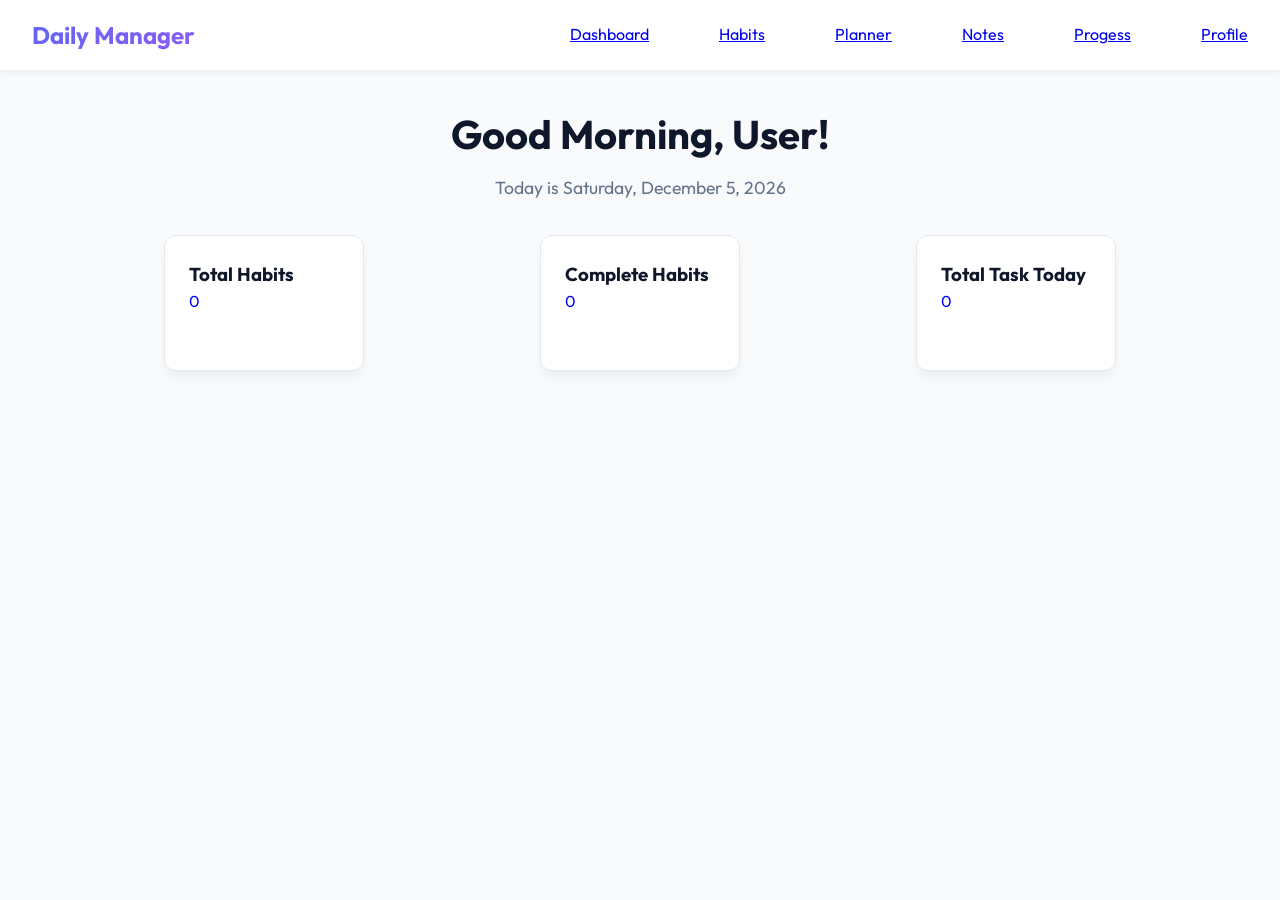
<file: index.html>
<!DOCTYPE html>
<html lang="en">
<head>
    <meta charset="UTF-8">
    <meta name="viewport" content="width=device-width, initial-scale=1.0">
    <title>Document</title>
    <link rel="stylesheet" href="css/global.css">
    <link rel="stylesheet" href="css/index.css">
</head>
<body>
    
    <nav class="navbar">
        <div class="logo">
            Daily Manager
        </div>
        <ul class="nav-lonnls">
            <li><a href="index.html">Dashboard</li></a>
            <li><a href="habit.html">Habits</li></a>
            <li><a href="planner.html">Planner</li></a>
            <li><a href="notes.html">Notes</li></a>
            <li><a href="progress.html">Progess</li></a>
            <li><a href="profile.html">Profile</li></a>
            
        </ul>
    </nav>
    <main class="container">
        <header class="page-header fade-in">
            <h1 id="greeting-message">Good Morning</h1>
            <p id="current-date">Today is...</p>
        </header>
        <section class="grid-3 fade-in" > 
            <div class="card">
                <h3>Total Habits</h3>
                <p id="total-habits">0</p>
            </div>
            <div class="card">
                <h3>Complete Habits</h3>
                <p>0</p>
            </div>
            <div class="card">
                <h3>Total Task Today</h3>
                <p>0</p>
            </div>
            
        </section>
    </main>
    <script src="javascript/index.js"></script>
    <script src="javascript/global.js"></script>
</body>
</html>
</file>
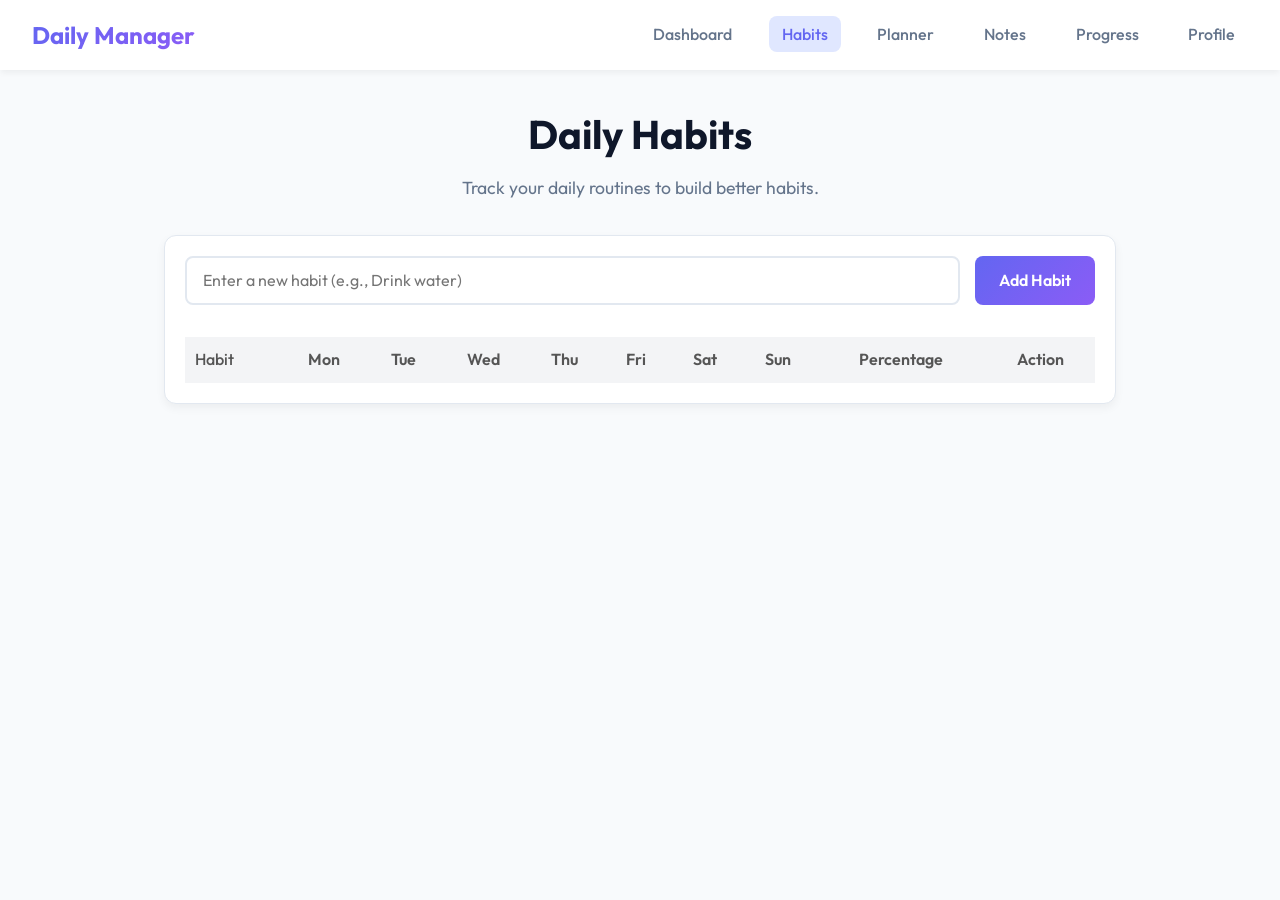
<file: habit.html>
<!DOCTYPE html>
<html lang="en">

<head>
    <meta charset="UTF-8">
    <meta name="viewport" content="width=device-width, initial-scale=1.0">
    <title>Document</title>
    <link rel="stylesheet" href="css/global.css">
    <link rel="stylesheet" href="css/habit.css">
</head>

<body>
    <nav class="navbar">
        <div class="logo">Daily Manager</div>
        <ul class="nav-links">
            <li><a href="index.html">Dashboard</a></li>
            <li><a href="habit.html">Habits</a></li>
            <li><a href="planner.html">Planner</a></li>
            <li><a href="notes.html">Notes</a></li>
            <li><a href="progress.html">Progress</a></li>
            <li><a href="profile.html">Profile</a></li>
        </ul>
    </nav>

    <main class="container fade-in">
        <header class="page-header">
            <h1>Daily Habits</h1>
            <p>Track your daily routines to build better habits.</p>
        </header>

        <div class="weekly-tracker card" style="margin-top: 0;">
            <div class="weekly-heading">
                <div class="weekly-input" style="display: flex; width: 100%;">
                    <input type="text" placeholder="Enter a new habit (e.g., Drink water)" id="habit-input" style="flex: 1; margin-right: 15px;">
                    <button id="add-habit-btn">Add Habit</button>
                </div>
            </div>

            <table id="weekly-habit">
                <thead>
                    <tr>
                        <th>Habit</th>
                        <th>Mon</th>
                        <th>Tue</th>
                        <th>Wed</th>
                        <th>Thu</th>
                        <th>Fri</th>
                        <th>Sat</th>
                        <th>Sun</th>
                        <th>Percentage</th>
                        <th>Action</th>
                    </tr>
                </thead>

                <tbody id="habits-list">
                    <!-- Data populated dynamically via Javascript -->
                </tbody>
            </table>
        </div>
    </main>

    <script src="javascript/global.js"></script>
    <script src="javascript/habit.js"></script>
</body>

</html>
</file>
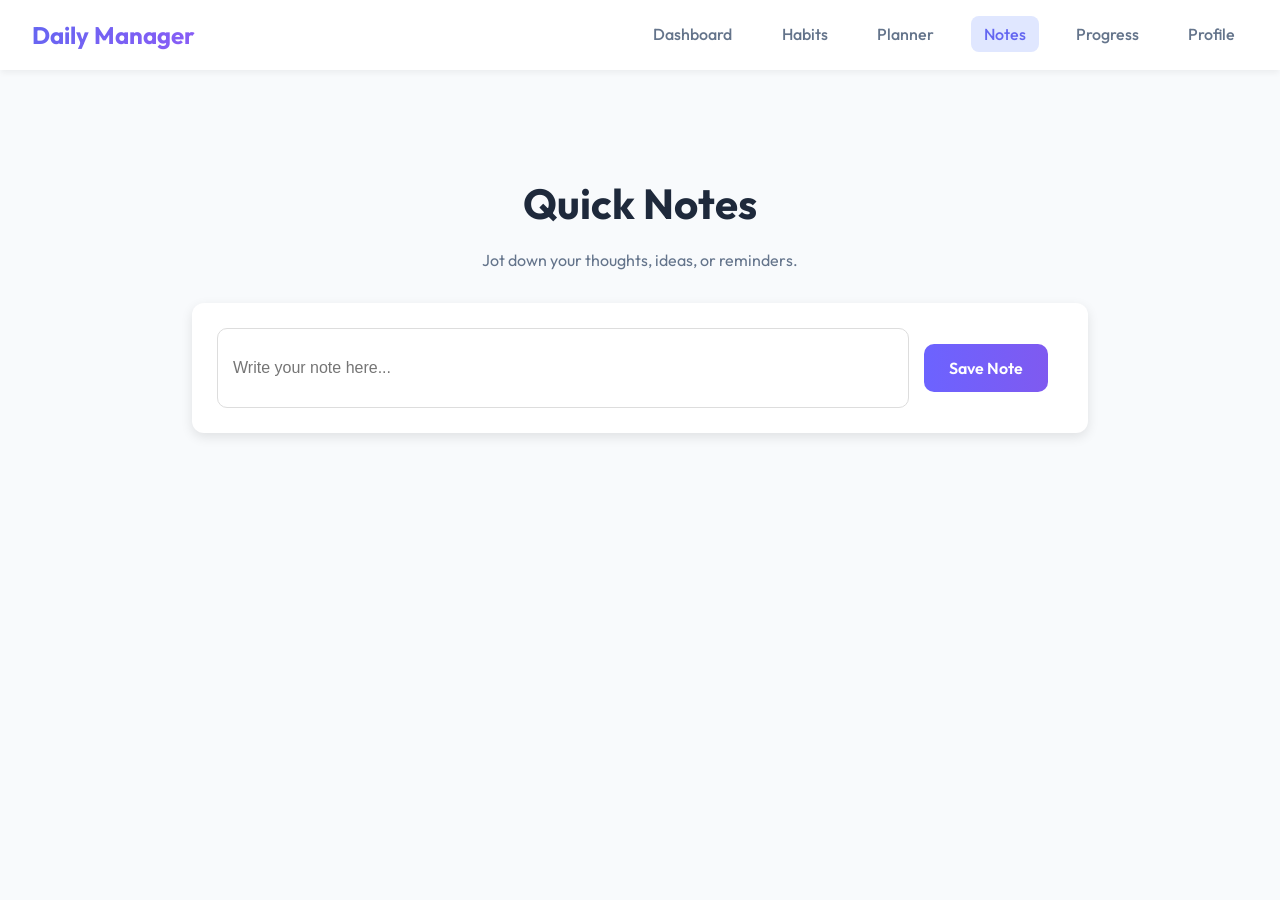
<file: notes.html>
<!DOCTYPE html>
<html lang="en">
<head>
    <meta charset="UTF-8">
    <title>Quick Notes</title>
    <link rel="stylesheet" href="css/notes.css">
    <link rel="stylesheet" href="css/global.css">
</head>
<body>
    <nav class="navbar">
        <div class="logo">Daily Manager</div>
        <ul class="nav-links">
            <li><a href="index.html">Dashboard</a></li>
            <li><a href="habits.html">Habits</a></li>
            <li><a href="planner.html">Planner</a></li>
            <li><a href="notes.html">Notes</a></li>
            <li><a href="progress.html">Progress</a></li>
            <li><a href="profile.html">Profile</a></li>
        </ul>
    </nav>


    <section class="notes-section">
        <h1>Quick Notes</h1>
        <p>Jot down your thoughts, ideas, or reminders.</p>

        <div class="notes-box">
            <input id="notes-input" placeholder="Write your note here..."></input>
            <button id="btn">Save Note</button>
           <br>
               
        </div>
      
       <ul  class="item-list" id="notes-list" >

            </ul>
    </section>

    <script src="javascript/notes.js"></script>
    <script src="javascript/global.js"></script>
</body>
</html>
</file>
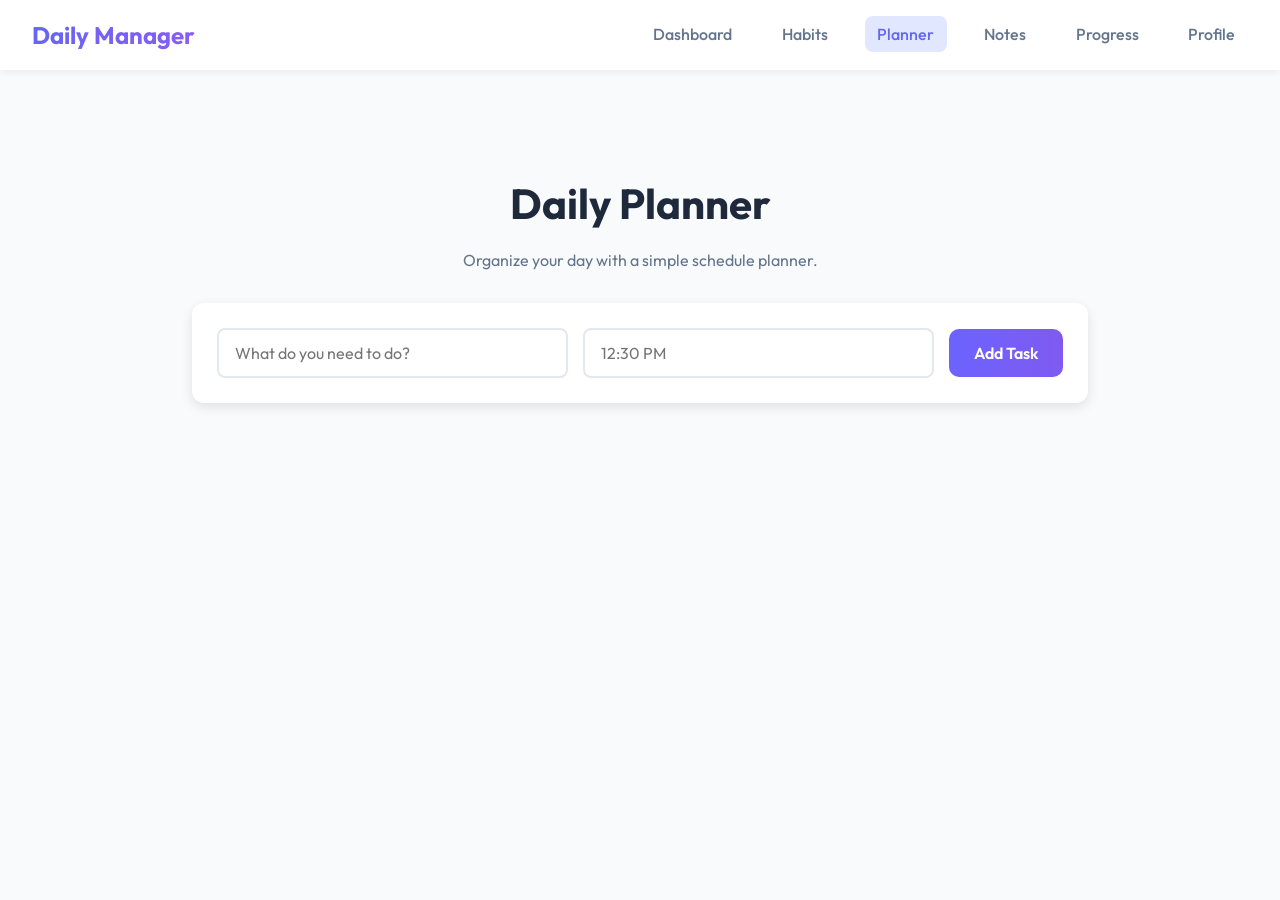
<file: planner.html>
<!DOCTYPE html>
<html lang="en">
<head>
    <meta charset="UTF-8">
    <title>Daily Planner</title>
    <link rel="stylesheet" href="css/planner.css">
    <link rel="stylesheet" href="css/global.css">
</head>
<body>
   <nav class="navbar">
        <div class="logo">Daily Manager</div>
        <ul class="nav-links">
            <li><a href="index.html">Dashboard</a></li>
            <li><a href="habits.html">Habits</a></li>
            <li><a href="planner.html">Planner</a></li>
            <li><a href="notes.html">Notes</a></li>
            <li><a href="progress.html">Progress</a></li>
            <li><a href="profile.html">Profile</a></li>
        </ul>
    </nav>
    <section class="planner-section">
        <h1>Daily Planner</h1>
        <p>Organize your day with a simple schedule planner.</p>

        <div class="planner-box">
            <input id="inp" type="text" placeholder="What do you need to do?">
            <input id="inp-time" type="text" placeholder="12:30 PM">
            <button id="btn">Add Task</button>
           
        </div>
         <ul id="item">

        </ul>
    </section>

    <script src="javascript/global.js"></script>
    <script src="javascript/planner.js"></script>
</body>
</html>
</file>
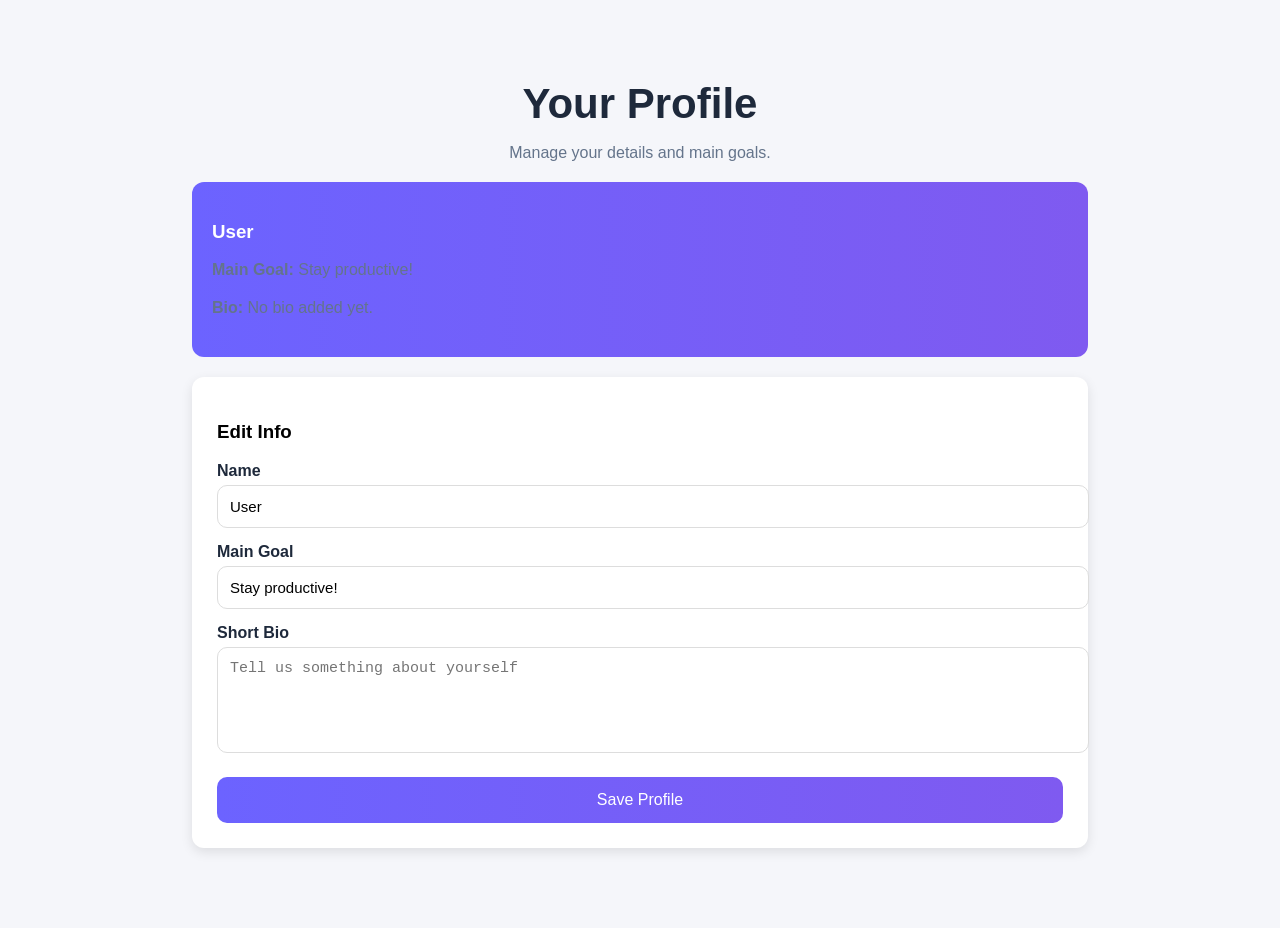
<file: profile.html>
<!DOCTYPE html>
<html lang="en">
<head>
    <meta charset="UTF-8">
    <title>Your Profile</title>
    <link rel="stylesheet" href="css/profile.css">
</head>
<body>

    <section class="profile-section">
        <h1>Your Profile</h1>
        <p>Manage your details and main goals.</p>

       
        <div class="profile-card">
            <h3>User</h3>
            <p><strong>Main Goal:</strong> Stay productive!</p>
            <p><strong>Bio:</strong> No bio added yet.</p>
        </div>

        <div class="profile-form">
            <h3>Edit Info</h3>

            <label>Name</label>
            <input type="text" value="User">

            <label>Main Goal</label>
            <input type="text" value="Stay productive!">

            <label>Short Bio</label>
            <textarea placeholder="Tell us something about yourself"></textarea>

            <button>Save Profile</button>
        </div>
    </section>

</body>
</html>
</file>
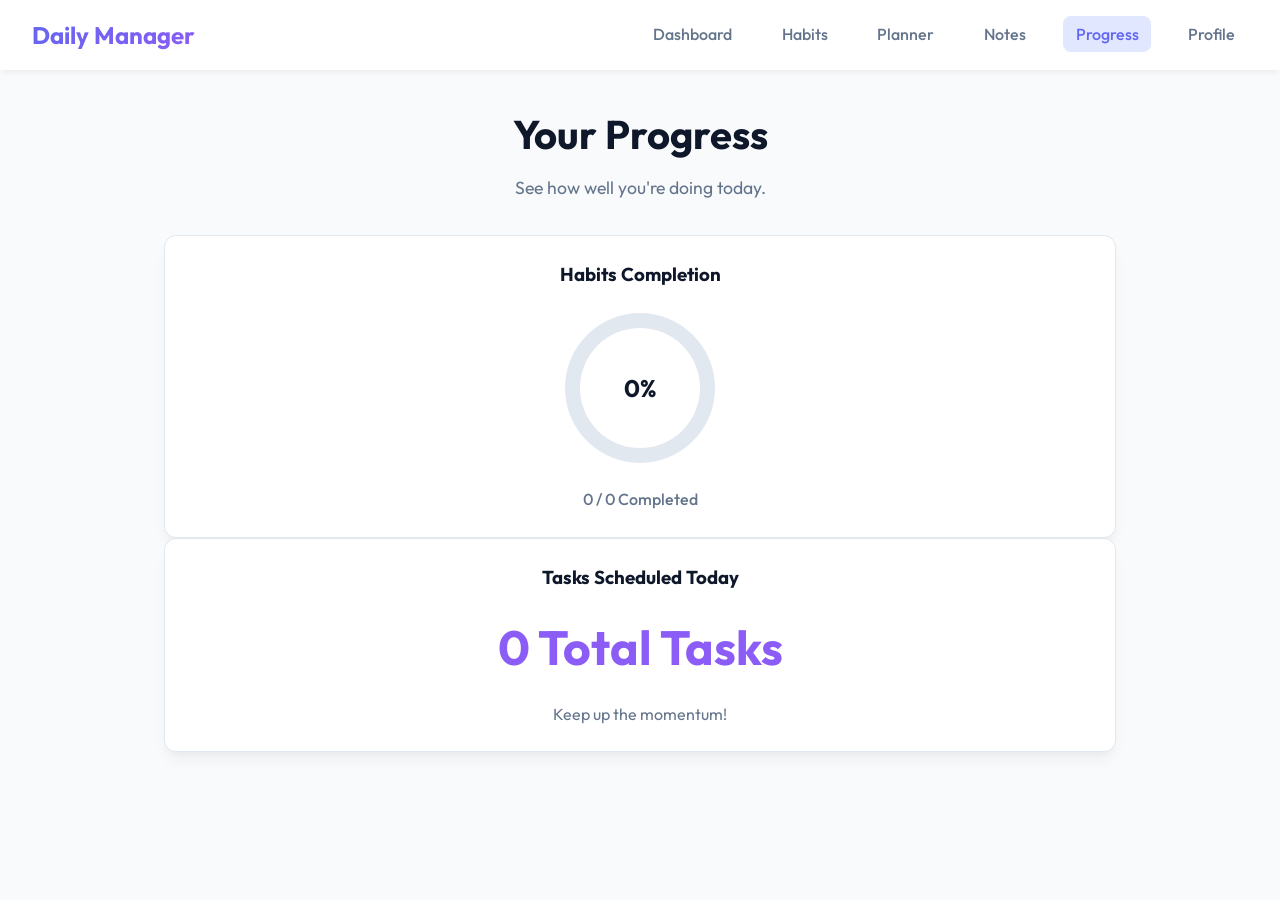
<file: progress.html>
<!DOCTYPE html>
<html lang="en">
<head>
    <meta charset="UTF-8">
    <meta name="viewport" content="width=device-width, initial-scale=1.0">
    <title>Daily Life Manager - Progress</title>
    <link rel="stylesheet" href="css/global.css">
    <link rel="stylesheet" href="css/progress.css">
</head>
<body>
    <nav class="navbar">
        <div class="logo">Daily Manager</div>
        <ul class="nav-links">
            <li><a href="index.html">Dashboard</a></li>
            <li><a href="habit.html">Habits</a></li>
            <li><a href="planner.html">Planner</a></li>
            <li><a href="notes.html">Notes</a></li>
            <li><a href="progress.html">Progress</a></li>
            <li><a href="profile.html">Profile</a></li>
        </ul>
    </nav>

    <main class="container fade-in">
        <header class="page-header">
            <h1>Your Progress</h1>
            <p>See how well you're doing today.</p>
        </header>

        <div class="grid-3" style="justify-content: center; align-items: stretch;">
            <div class="card" style="text-align: center;">
                <h3 style="margin-bottom: 1.5rem;">Habits Completion</h3>
                <div class="progress-circle" id="habits-circle" style="--percentage: 0%;">
                    <span class="progress-text">0%</span>
                </div>
                <p id="habits-progress" style="color: var(--text-muted); font-weight: 500;">0 / 0 Completed</p>
            </div>

            <div class="card" style="text-align: center; display: flex; flex-direction: column; justify-content: center;">
                <h3 style="margin-bottom: 1rem;">Tasks Scheduled Today</h3>
                <p id="tasks-progress" style="font-size: 3rem; color: var(--secondary); font-weight: 700;">0</p>
                <p style="color: var(--text-muted); margin-top: 1rem;">Keep up the momentum!</p>
            </div>
        </div>
    </main>

    <script src="javascript/global.js"></script>
    <script src="javascript/progress.js"></script>
</body>
</html>
</file>
<file: css/global.css>
@import url('https://fonts.googleapis.com/css2?family=Outfit:wght@300;400;500;600;700&display=swap');

:root {
    /* Define primary colors and theme variables */
    --primary: #6366f1;
    --primary-hover: #4f46e5;
    --secondary: #8b5cf6;
    --bg-color: #f8fafc;
    --text-color: #0f172a;
    --text-muted: #64748b;
    --card-bg: #ffffff;
    --card-shadow: 0 10px 15px -3px rgba(0, 0, 0, 0.05), 0 4px 6px -2px rgba(0, 0, 0, 0.025);
    --border-color: #e2e8f0;
    --success: #10b981;
    --danger: #ef4444;
    --radius: 12px;
    --transition: 0.3s ease;
}

* {
    margin: 0;
    padding: 0;
    box-sizing: border-box;
}

body {
    font-family: 'Outfit', sans-serif;
    background-color: var(--bg-color);
    color: var(--text-color);
    line-height: 1.6;
    display: flex;
    flex-direction: column;
    min-height: 100vh;
}

/* Navbar Styling */
.navbar {
    background: var(--card-bg);
    padding: 1rem 2rem;
    display: flex;
    justify-content: space-between;
    align-items: center;
    box-shadow: 0 4px 6px -1px rgba(0, 0, 0, 0.05);
    position: sticky;
    top: 0;
    z-index: 100;
}

.navbar .logo {
    font-size: 1.5rem;
    font-weight: 700;
    background: linear-gradient(135deg, var(--primary), var(--secondary));
    -webkit-background-clip: text;
    -webkit-text-fill-color: transparent;
}

.nav-links {
    list-style: none;
    display: flex;
    gap: 1.5rem;
}

.nav-links a {
    text-decoration: none;
    color: var(--text-muted);
    font-weight: 500;
    transition: var(--transition);
    padding: 0.5rem 0.8rem;
    border-radius: 8px;
}

.nav-links a:hover,
.nav-links a.active {
    color: var(--primary);
    background-color: #e0e7ff;
}

/* Main Layout */
.container {
    flex: 1;
    width: 100%;
    max-width: 1000px;
    margin: 2rem auto;
    padding: 0 1.5rem;
}

/* Page Header */
.page-header {
    margin-bottom: 2rem;
    text-align: center;
}

.page-header h1 {
    font-size: 2.5rem;
    margin-bottom: 0.5rem;
    color: var(--text-color);
}

.page-header p {
    color: var(--text-muted);
    font-size: 1.1rem;
}

/* Card Styling */
.card {
    background: var(--card-bg);
    border-radius: var(--radius);
    padding: 1.5rem;
    box-shadow: var(--card-shadow);
    transition: var(--transition);
    border: 1px solid var(--border-color);
}

.card:hover {
    transform: translateY(-5px);
    box-shadow: 0 20px 25px -5px rgba(0, 0, 0, 0.1), 0 10px 10px -5px rgba(0, 0, 0, 0.04);
}

/* Global Forms & Inputs */
.input-group {
    display: flex;
    gap: 1rem;
    margin-bottom: 2rem;
    flex-wrap: wrap;
}

input[type="text"],
input[type="time"],
textarea {
    flex: 1;
    padding: 0.8rem 1rem;
    border: 2px solid var(--border-color);
    border-radius: 8px;
    font-family: inherit;
    font-size: 1rem;
    transition: var(--transition);
    outline: none;
}

input[type="text"]:focus,
input[type="time"]:focus,
textarea:focus {
    border-color: var(--primary);
    box-shadow: 0 0 0 3px rgba(99, 102, 241, 0.2);
}

button {
    background: linear-gradient(135deg, var(--primary), var(--secondary));
    color: white;
    border: none;
    padding: 0.8rem 1.5rem;
    border-radius: 8px;
    font-family: inherit;
    font-size: 1rem;
    font-weight: 600;
    cursor: pointer;
    transition: var(--transition);
}

button:hover {
    transform: translateY(-2px);
    box-shadow: 0 4px 12px rgba(99, 102, 241, 0.4);
}

button.danger {
    background: var(--danger);
}

button.danger:hover {
    box-shadow: 0 4px 12px rgba(239, 68, 68, 0.4);
}

/* Global Simple animations */
@keyframes fadeIn {
    from { opacity: 0; transform: translateY(10px); }
    to { opacity: 1; transform: translateY(0); }
}

.fade-in {
    animation: fadeIn 0.5s ease forwards;
}
</file>
<file: css/index.css>
.grid-3{
    display: flex;
    justify-content: space-between;
    
}
.nav-lonnls{
    justify-content: center;
    display: flex;

}
li{
    margin-left: 70px;
    list-style: none;
    font-weight: 300px;
    
}
.card{
    height: 136px;
    width: 200px;
}

li:hover{
 
    color: blue;
}
p{
    color: blue;
    font-size: medium;
}
</file>
<file: css/habit.css>
/* Habit Lists */
.item-list {
    list-style: none;
    display: flex;
    flex-direction: column;
    gap: 1rem;
}

.list-item {
    display: flex;
    justify-content: space-between;
    align-items: center;
    padding: 1rem;
    background: var(--card-bg);
    border: 1px solid var(--border-color);
    border-radius: var(--radius);
    transition: var(--transition);
}

.list-item:hover {
    background-color: #f1f5f9;
}

.list-item.completed {
    opacity: 0.7;
    background-color: #f8fafc;
}

.list-item.completed span {
    text-decoration: line-through;
    color: var(--text-muted);
}

.item-left {
    display: flex;
    align-items: center;
    gap: 1rem;
}

input[type="checkbox"] {
    width: 1.2rem;
    height: 1.2rem;
    accent-color: var(--primary);
    cursor: pointer;
}

.weekly-tracker {
    margin-top: 30px;
    background: #fff;
    padding: 20px;
    border-radius: 12px;
    box-shadow: 0 4px 10px rgba(0, 0, 0, 0.05);
}

.weekly-tracker h2 {
    margin-bottom: 15px;
    color: #333;
}

table {
    width: 100%;
    border-collapse: collapse;
    text-align: center;
}

th {
    background: #f3f4f6;
    padding: 10px;
    font-weight: 600;
    color: #555;
}

td {
    padding: 10px;
    border-top: 1px solid #eee;
}

th:first-child,
td:first-child {
    text-align: left;
    font-weight: 500;
}

input[type="checkbox"] {
    width: 18px;
    height: 18px;
    cursor: pointer;
    accent-color: #6c63ff;
}

.weekly-heading{
    display: flex;
    justify-content: space-between;
    align-items: center;
    margin-bottom: 2rem;
}
</file>
<file: css/notes.css>
.notes-section {
    text-align: center;
    margin-top: 100px;
}


.notes-section h1 {
    font-size: 42px;
    color: #1e293b;
    margin-bottom: 10px;
}


.notes-section p {
    color: #64748b;
    margin-bottom: 30px;
}


.notes-box {
    width: 70%;
    margin: auto;
    background: white;
    padding: 25px;
    border-radius: 12px;
    display: flex;
    gap: 15px;
    align-items: center;
    box-shadow: 0 4px 12px rgba(0,0,0,0.1);
}

.notes-box input {
    flex: 1;
    padding: 15px;
    height: 80px;
    border-radius: 10px;
    border: 1px solid #ddd;
    font-size: 16px;
    resize: none;
}

.notes-box button {
    padding: 14px 25px;
    background: linear-gradient(to right, #6c63ff, #7f5af0);
    color: white;
    border: none;
    border-radius: 10px;
    font-size: 16px;
    cursor: pointer;
}

.notes-box button:hover {
    opacity: 0.9;
} 


/* Habit Lists */
.item-list {
    list-style: none;
    display: flex;
    flex-direction: column;
    gap: 1rem;
}

.list-item {
    display: flex;
    justify-content: space-between;
    align-items: center;
    padding: 1rem;
    background: var(--card-bg);
    border: 1px solid var(--border-color);
    border-radius: var(--radius);
    transition: var(--transition);
}

.list-item:hover {
    background-color: #f1f5f9;
}

.list-item.completed {
    opacity: 0.7;
    background-color: #f8fafc;
}

.list-item.completed span {
    text-decoration: line-through;
    color: var(--text-muted);
}

.item-left {
    display: flex;
    align-items: center;
    gap: 1rem;
}

input[type="checkbox"] {
    width: 1.2rem;
    height: 1.2rem;
    accent-color: var(--primary);
    cursor: pointer;
}

.item-list{
     width: 70%;
    margin-left: 230px;
}
</file>
<file: css/planner.css>
.planner-section {
    text-align: center;
    margin-top: 100px;
}


.planner-section h1 {
    font-size: 42px;
    color: #1e293b;
    margin-bottom: 10px;
}


.planner-section p {
    color: #64748b;
    margin-bottom: 30px;
}

.planner-box {
    width: 70%;
    margin: auto;
    background: white;
    padding: 25px;
    border-radius: 12px;
    display: flex;
    gap: 15px;
    align-items: center;
    justify-content: space-between;
    box-shadow: 0 4px 12px rgba(0,0,0,0.1);
}


.planner-box input {
    flex: 1;
    padding: 15px;
    border-radius: 10px;
    border: 1px solid #ddd;
    font-size: 16px;
}


.planner-box button {
    padding: 14px 25px;
    background: linear-gradient(to right, #6c63ff, #7f5af0);
    color: white;
    border: none;
    border-radius: 10px;
    font-size: 16px;
    cursor: pointer;
}

.planner-box button:hover {
    opacity: 0.9;
}



/* Habit Lists */
.item-list {
    list-style: none;
    display: flex;
    flex-direction: column;
    gap: 1rem;
}

.list-item {
    display: flex;
    justify-content: space-between;
    align-items: center;
    padding: 1rem;
    background: var(--card-bg);
    border: 1px solid var(--border-color);
    border-radius: var(--radius);
    transition: var(--transition);
}

.list-item:hover {
    background-color: #f1f5f9;
}

.list-item.completed {
    opacity: 0.7;
    background-color: #f8fafc;
}

.list-item.completed span {
    text-decoration: line-through;
    color: var(--text-muted);
}

.item-left {
    display: flex;
    align-items: center;
    gap: 1rem;
}

input[type="checkbox"] {
    width: 1.2rem;
    height: 1.2rem;
    accent-color: var(--primary);
    cursor: pointer;
}
#item{
    width: 70%;
    margin-left: 230px;
}
</file>
<file: css/profile.css>
body {
    margin: 0;
    font-family: Arial, sans-serif;
    background-color: #f5f6fa;
}

.profile-section {
    width: 70%;
    margin: 80px auto;
    text-align: center;
}

.profile-section h1 {
    font-size: 42px;
    color: #1e293b;
    margin-bottom: 10px;
}


.profile-section p {
    color: #64748b;
    margin-bottom: 20px;
}


.profile-card {
    background: linear-gradient(to right, #6c63ff, #7f5af0);
    color: white;
    padding: 20px;
    border-radius: 12px;
    text-align: left;
    margin-bottom: 20px;
}


.profile-form {
    background: white;
    padding: 25px;
    border-radius: 12px;
    text-align: left;
    box-shadow: 0 4px 12px rgba(0,0,0,0.1);
}

.profile-form label {
    display: block;
    margin-top: 15px;
    margin-bottom: 5px;
    color: #1e293b;
    font-weight: bold;
}


.profile-form input,
.profile-form textarea {
    width: 100%;
    padding: 12px;
    border-radius: 10px;
    border: 1px solid #ddd;
    font-size: 15px;
}


.profile-form textarea {
    height: 80px;
    resize: none;
}


.profile-form button {
    margin-top: 20px;
    width: 100%;
    padding: 14px;
    background: linear-gradient(to right, #6c63ff, #7f5af0);
    color: white;
    border: none;
    border-radius: 10px;
    font-size: 16px;
    cursor: pointer;
}

.profile-form button:hover {
    opacity: 0.9;
}
</file>
<file: css/progress.css>
/* Progress Section */
.progress-circle {
    width: 150px;
    height: 150px;
    border-radius: 50%;
    background: conic-gradient(var(--success) var(--percentage), var(--border-color) 0);
    display: flex;
    align-items: center;
    justify-content: center;
    margin: 0 auto 1.5rem;
    position: relative;
}

.progress-circle::after {
    content: '';
    width: 120px;
    height: 120px;
    background: var(--card-bg);
    border-radius: 50%;
    position: absolute;
}

.progress-text {
    position: relative;
    z-index: 1;
    font-size: 1.5rem;
    font-weight: 700;
    color: var(--text-color);
}
</file>
